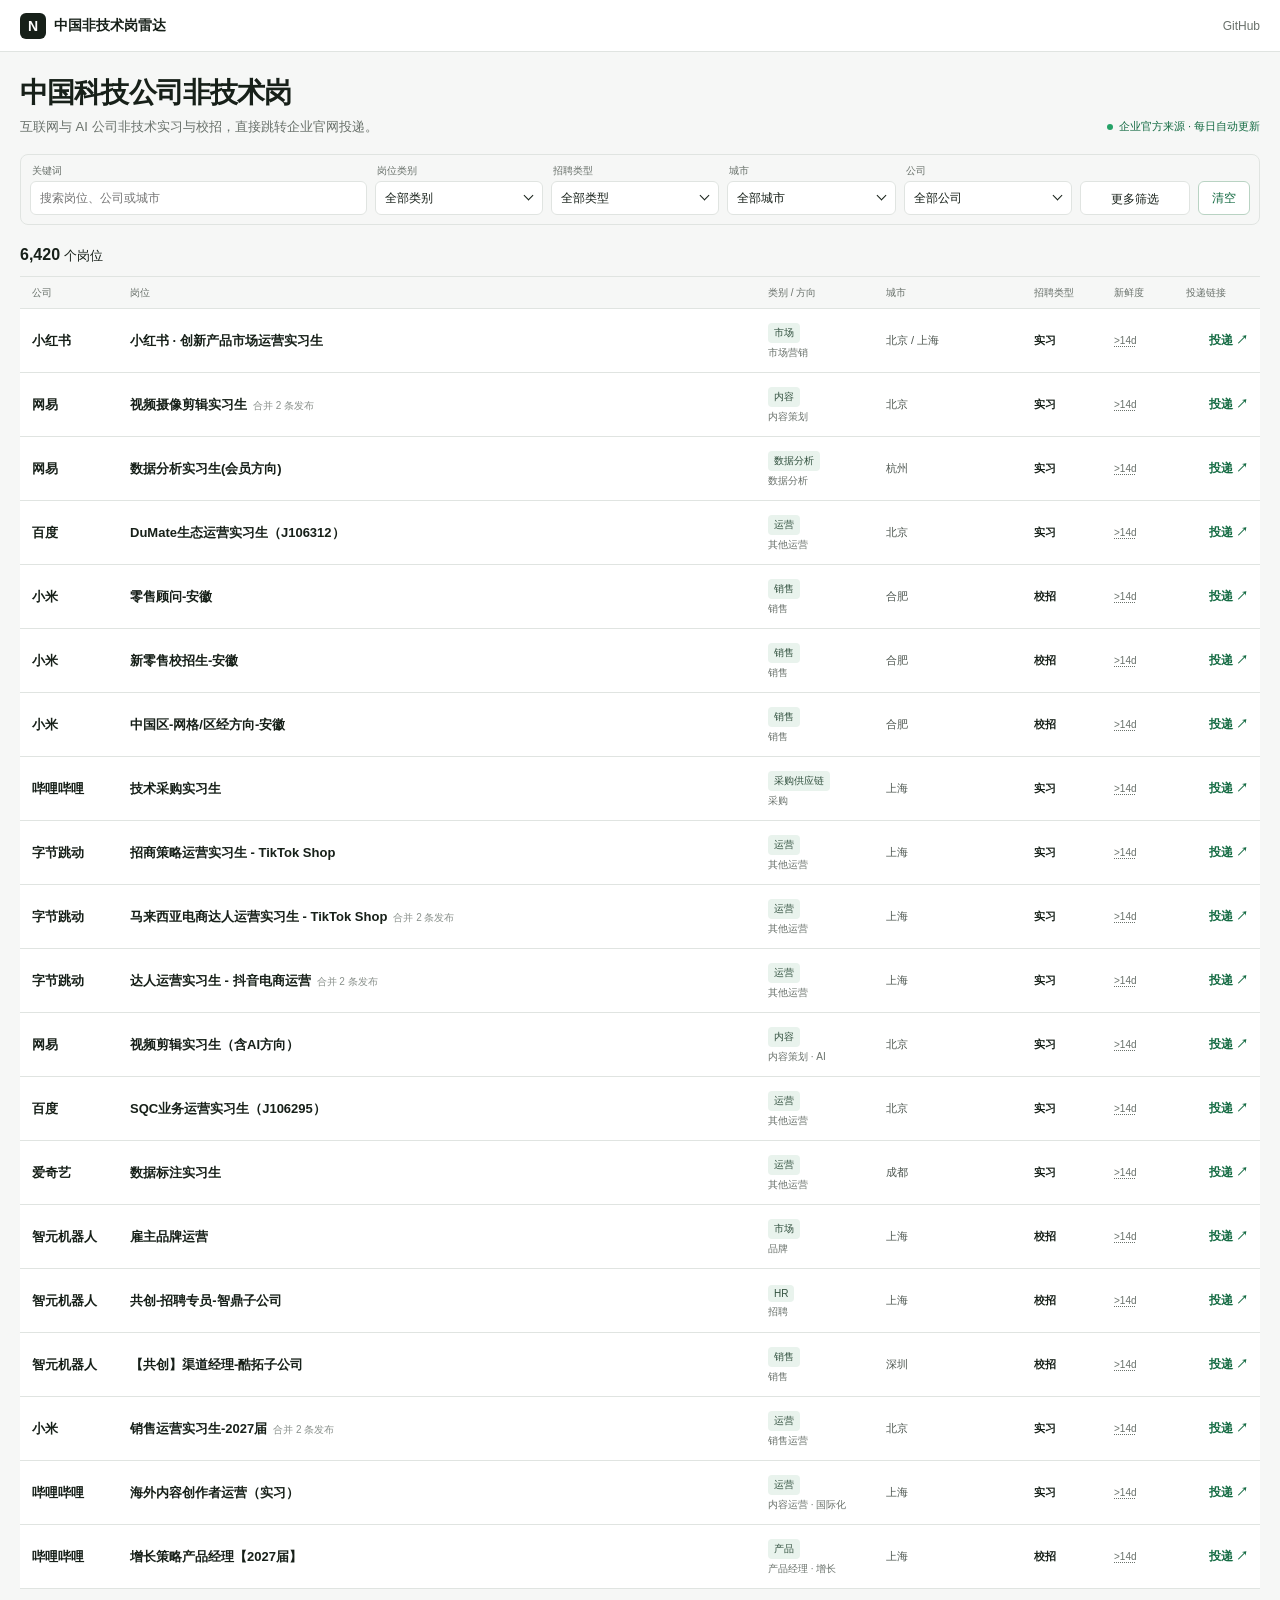
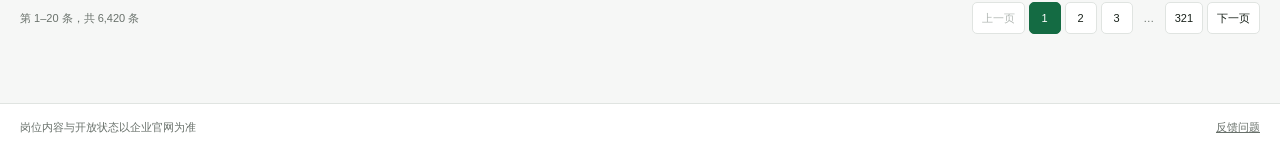
<file: docs/index.html>
<!doctype html>
<html lang="zh-CN">
  <head>
    <meta charset="utf-8" />
    <meta name="viewport" content="width=device-width, initial-scale=1" />
    <meta name="description" content="中国科技公司非技术实习与校招岗位，每日从企业官方招聘网站更新。" />
    <link rel="icon" href="data:image/svg+xml,%3Csvg xmlns='http://www.w3.org/2000/svg' viewBox='0 0 64 64'%3E%3Crect width='64' height='64' rx='14' fill='%23182720'/%3E%3Cpath d='M17 19h30v7H17zm0 12h22v7H17zm0 12h15v7H17z' fill='%23fff'/%3E%3C/svg%3E" />
    <title>中国非技术岗雷达</title>
    <link rel="stylesheet" href="styles.css?v=20260901-1" />
  </head>
  <body>
    <header class="topbar">
      <a class="brand" href="./" aria-label="中国非技术岗雷达首页">
        <span class="brand-mark" aria-hidden="true">N</span>
        <span>中国非技术岗雷达</span>
      </a>
      <nav aria-label="项目链接">
        <a href="https://github.com/Difficult-Burger/Simplify-Internships-Nontech-China">GitHub</a>
      </nav>
    </header>

    <main class="shell">
      <section class="page-head" aria-labelledby="page-title">
        <div>
          <h1 id="page-title">中国科技公司非技术岗</h1>
          <p>互联网与 AI 公司非技术实习与校招，直接跳转企业官网投递。</p>
        </div>
        <div class="page-status"><span><i></i>企业官方来源 · 每日自动更新</span></div>
      </section>

      <section id="filter-panel" class="filter-panel" aria-label="岗位筛选">
        <label class="search-field">
          <span>关键词</span>
          <input id="search" type="search" placeholder="搜索岗位、公司或城市" autocomplete="off" />
        </label>
        <div class="filter-field"><span>岗位类别</span><details id="category-filter" class="multi-filter"><summary id="category-summary">全部类别</summary><div id="category-options" class="option-panel"></div></details></div>
        <div class="filter-field"><span>招聘类型</span><details id="stage-filter" class="multi-filter"><summary id="stage-summary">全部类型</summary><div id="stage-options" class="option-panel"></div></details></div>
        <div class="filter-field"><span>城市</span><details id="city-filter" class="multi-filter"><summary id="city-summary">全部城市</summary><div id="city-options" class="option-panel option-panel-wide"></div></details></div>
        <div class="filter-field"><span>公司</span><details id="company-filter" class="multi-filter"><summary id="company-summary">全部公司</summary><div id="company-options" class="option-panel option-panel-wide"></div></details></div>
        <div class="filter-actions">
          <details id="advanced-filters" class="advanced-filters">
            <summary id="advanced-summary">更多筛选</summary>
            <div class="advanced-panel">
              <div class="filter-field"><span>细分方向</span><details id="subcategory-filter" class="multi-filter is-disabled"><summary id="subcategory-summary">先选岗位类别</summary><div id="subcategory-options" class="option-panel"></div></details></div>
              <div class="filter-field"><span>招聘项目</span><details id="program-filter" class="multi-filter"><summary id="program-summary">全部项目</summary><div id="program-options" class="option-panel"></div></details></div>
              <div class="filter-field"><span>岗位标签</span><details id="tag-filter" class="multi-filter"><summary id="tag-summary">全部标签</summary><div id="tag-options" class="option-panel"></div></details></div>
              <div class="filter-field"><span>新鲜度</span><details id="freshness-filter" class="multi-filter"><summary id="freshness-summary">全部时间</summary><div id="freshness-options" class="option-panel"></div></details></div>
            </div>
          </details>
          <button id="reset" type="button">清空</button>
        </div>
      </section>
      <p id="source-status" class="source-status" hidden></p>

      <section class="results-head">
        <p><strong id="result-count">0</strong> 个岗位</p>
      </section>

      <div class="job-columns" aria-hidden="true">
        <span>公司</span><span>岗位</span><span>类别 / 方向</span><span>城市</span><span>招聘类型</span><span>新鲜度</span><span>投递链接</span>
      </div>
      <section id="job-list" class="job-list" aria-live="polite"></section>
      <nav id="pagination" class="pagination" aria-label="岗位结果分页" hidden>
        <span id="page-summary" class="page-summary"></span>
        <div id="page-controls" class="page-controls"></div>
      </nav>
    </main>

    <footer>
      <span>岗位内容与开放状态以企业官网为准</span>
      <a href="https://github.com/Difficult-Burger/Simplify-Internships-Nontech-China/issues">反馈问题</a>
    </footer>
    <script src="app.js?v=20260901-1" defer></script>
  </body>
</html>
</file>
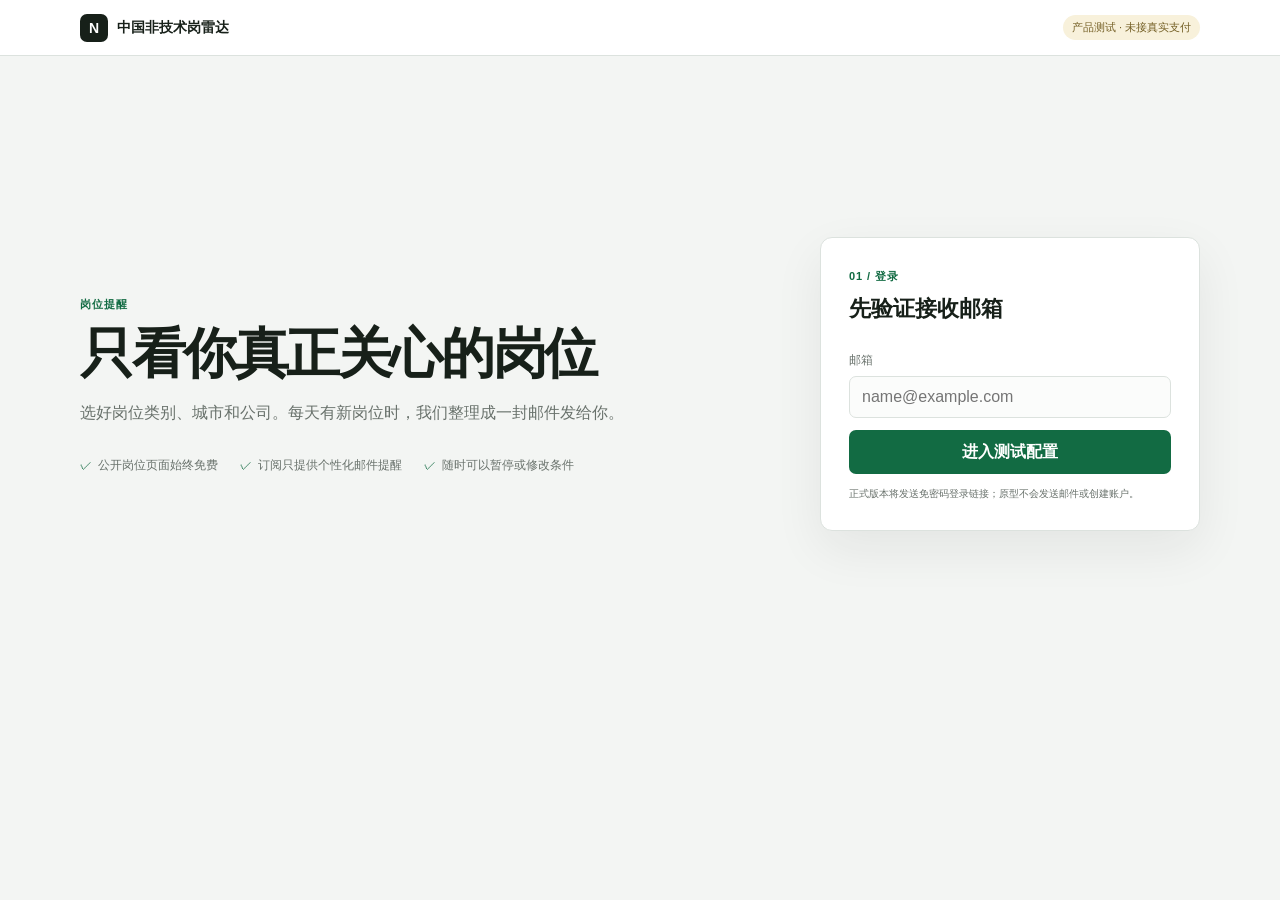
<file: prototype/subscription/index.html>
<!doctype html>
<html lang="zh-CN">
  <head>
    <meta charset="utf-8" />
    <meta name="viewport" content="width=device-width, initial-scale=1" />
    <meta name="robots" content="noindex,nofollow" />
    <link rel="icon" href="data:image/svg+xml,%3Csvg xmlns='http://www.w3.org/2000/svg' viewBox='0 0 64 64'%3E%3Crect width='64' height='64' rx='14' fill='%23172019'/%3E%3Cpath d='M17 19h30v7H17zm0 12h22v7H17zm0 12h15v7H17z' fill='%23fff'/%3E%3C/svg%3E" />
    <title>岗位订阅 · 产品原型</title>
    <link rel="stylesheet" href="styles.css" />
  </head>
  <body>
    <header class="prototype-header">
      <a class="brand" href="../../docs/"><span class="brand-mark">N</span><span>中国非技术岗雷达</span></a>
      <span class="prototype-badge">产品测试 · 未接真实支付</span>
    </header>

    <main>
      <p id="prototype-error" class="error" hidden></p>

      <section id="login-view" class="auth-layout">
        <div class="intro-copy">
          <span class="eyebrow">岗位提醒</span>
          <h1>只看你真正关心的岗位</h1>
          <p>选好岗位类别、城市和公司。每天有新岗位时，我们整理成一封邮件发给你。</p>
          <ul><li>公开岗位页面始终免费</li><li>订阅只提供个性化邮件提醒</li><li>随时可以暂停或修改条件</li></ul>
        </div>
        <form id="login-form" class="login-card">
          <span class="step">01 / 登录</span>
          <h2>先验证接收邮箱</h2>
          <label for="email">邮箱</label>
          <input id="email" type="email" placeholder="name@example.com" required autocomplete="email" />
          <button type="submit">进入测试配置</button>
          <small>正式版本将发送免密码登录链接；原型不会发送邮件或创建账户。</small>
        </form>
      </section>

      <section id="builder-view" class="builder" hidden>
        <div class="builder-head">
          <div><span class="step">02 / 订阅条件</span><h1>你想监控哪些岗位？</h1><p>先选岗位类别，再按需要限定招聘类型、城市或公司。</p></div>
          <div class="account"><span>测试账户</span><strong id="account-email"></strong></div>
        </div>

        <div class="builder-grid">
          <div class="preference-card">
            <fieldset>
              <legend>岗位类别 <em>至少选择一项</em></legend>
              <div id="category-options" class="choice-grid"></div>
            </fieldset>

            <fieldset>
              <legend>招聘类型</legend>
              <div class="choice-row">
                <button type="button" class="choice-chip" data-filter="stages" data-value="实习"><span>实习</span></button>
                <button type="button" class="choice-chip" data-filter="stages" data-value="校招"><span>校招</span></button>
              </div>
            </fieldset>

            <div class="picker-grid">
              <details class="picker">
                <summary id="cities-summary">不限城市</summary>
                <div class="picker-panel"><input type="search" data-search="cities" placeholder="搜索城市" /><div id="cities-options" class="picker-options"></div></div>
              </details>
              <details class="picker">
                <summary id="companies-summary">不限公司</summary>
                <div class="picker-panel"><input type="search" data-search="companies" placeholder="搜索公司" /><div id="companies-options" class="picker-options"></div></div>
              </details>
            </div>

            <div class="delivery-row"><div><strong>每日邮件汇总</strong><span>每天更新完成后，只在出现匹配岗位时发送</span></div><span class="selected-plan">已选择</span></div>
          </div>

          <aside class="summary-card">
            <span class="step">03 / 确认</span>
            <div class="match-number"><strong id="match-count">0</strong><span>个当前岗位符合条件</span></div>
            <ul id="preview-list" class="preview-list"></ul>
            <div class="price-row"><span>测试价格</span><strong>待定</strong></div>
            <button id="activate" type="button" disabled>模拟购买并开启提醒</button>
            <small>不会扣款。真实价格和支付方式将在成本与支付主体确认后决定。</small>
          </aside>
        </div>
      </section>

      <section id="success-view" class="success-card" hidden>
        <span class="success-mark">✓</span>
        <span class="step">测试流程完成</span>
        <h1>岗位提醒已模拟开启</h1>
        <p>正式版本会把 <strong id="success-categories"></strong> 的新增岗位发送到 <strong id="success-email"></strong>。</p>
        <button id="restart" type="button">重新测试</button>
      </section>
    </main>

    <script type="module" src="app.mjs"></script>
  </body>
</html>
</file>
<file: docs/styles.css>
:root {
  --bg: #f6f7f6;
  --surface: #fff;
  --ink: #172019;
  --muted: #69716b;
  --line: #e0e4e1;
  --accent: #146b43;
  --accent-soft: #e9f3ed;
}

* { box-sizing: border-box; }
html { color: var(--ink); background: var(--bg); font-family: "Noto Sans SC", "Source Han Sans SC", "PingFang SC", sans-serif; }
body { margin: 0; }
a { color: inherit; }
button, input, select { font: inherit; }

.topbar { height: 52px; display: flex; align-items: center; justify-content: space-between; padding: 0 max(20px, calc((100vw - 1240px) / 2)); background: var(--surface); border-bottom: 1px solid var(--line); }
.brand { display: inline-flex; align-items: center; gap: 8px; text-decoration: none; font-size: 14px; font-weight: 700; }
.brand-mark { width: 26px; height: 26px; display: grid; place-items: center; color: #fff; background: var(--ink); border-radius: 6px; font-weight: 800; }
.topbar nav { display: flex; gap: 20px; color: var(--muted); font-size: 12px; }
.topbar nav a { text-decoration: none; }
.topbar nav a:hover { color: var(--accent); }

.shell { width: min(1240px, calc(100vw - 32px)); min-height: calc(100vh - 100px); margin: 0 auto; padding: 22px 0 56px; }
.page-head { display: flex; align-items: end; justify-content: space-between; gap: 24px; }
h1 { margin: 0; font-family: "Noto Serif SC", "Source Han Serif SC", "Songti SC", serif; font-size: 28px; letter-spacing: -.03em; }
.page-head p { margin: 6px 0 0; color: var(--muted); font-size: 13px; }
.page-status { padding-bottom: 2px; color: var(--accent); font-size: 11px; white-space: nowrap; }
.page-status i { display: inline-block; width: 6px; height: 6px; margin-right: 6px; background: #25a267; border-radius: 50%; }

.filter-panel { position: sticky; top: 0; z-index: 5; display: grid; grid-template-columns: minmax(220px, 2fr) repeat(4, minmax(105px, 1fr)) minmax(170px, auto); gap: 8px; margin-top: 18px; padding: 9px; background: rgba(246, 247, 246, .96); border: 1px solid var(--line); border-radius: 8px; backdrop-filter: blur(10px); }
.filter-panel label, .filter-field { min-width: 0; }
.filter-panel label > span, .filter-field > span { display: block; margin: 0 0 3px 2px; color: var(--muted); font-size: 10px; }
.filter-panel input { width: 100%; height: 34px; padding: 0 9px; color: var(--ink); background: var(--surface); border: 1px solid var(--line); border-radius: 6px; outline: none; font-size: 12px; }
.filter-panel input:focus { border-color: var(--accent); box-shadow: 0 0 0 2px var(--accent-soft); }
.multi-filter { position: relative; }
.multi-filter summary { position: relative; height: 34px; padding: 8px 26px 0 9px; overflow: hidden; color: var(--ink); background: var(--surface); border: 1px solid var(--line); border-radius: 6px; cursor: pointer; font-size: 12px; text-overflow: ellipsis; white-space: nowrap; list-style: none; }
.multi-filter summary::-webkit-details-marker { display: none; }
.multi-filter summary::after { position: absolute; top: 10px; right: 10px; width: 6px; height: 6px; border-right: 1.5px solid currentColor; border-bottom: 1.5px solid currentColor; content: ""; transform: rotate(45deg); }
.multi-filter[open] summary { border-color: var(--accent); box-shadow: 0 0 0 2px var(--accent-soft); }
.multi-filter[open] summary::after { top: 13px; transform: rotate(225deg); }
.multi-filter.is-disabled summary { color: #969d98; background: #f1f3f1; cursor: not-allowed; }
.option-panel { position: absolute; top: 39px; left: 0; z-index: 20; width: min(250px, calc(100vw - 40px)); max-height: 320px; padding: 6px; overflow-y: auto; background: var(--surface); border: 1px solid var(--line); border-radius: 7px; box-shadow: 0 12px 30px rgba(23, 32, 25, .14); }
.option-panel-wide { width: min(320px, calc(100vw - 40px)); }
.filter-panel .option-search { position: sticky; top: 0; z-index: 2; height: 30px; margin-bottom: 5px; background: #fbfcfb; font-size: 11px; }
.option-group + .option-group { margin-top: 7px; padding-top: 6px; border-top: 1px solid var(--line); }
.option-group h4 { margin: 1px 8px 4px; color: var(--muted); font-size: 10px; font-weight: 650; }
.option-grid { display: grid; grid-template-columns: 1fr 1fr; gap: 2px; }
.option-choice { display: flex; align-items: center; gap: 7px; min-width: 0; padding: 7px 8px; border-radius: 5px; cursor: pointer; font-size: 11px; }
.option-choice[hidden], .option-group[hidden] { display: none; }
.option-choice:hover { background: var(--accent-soft); }
.option-choice input { width: 14px; height: 14px; flex: 0 0 auto; margin: 0; accent-color: var(--accent); }
.option-choice span { overflow: hidden; text-overflow: ellipsis; white-space: nowrap; }
#subcategory-filter .option-panel, #tag-filter .option-panel, #freshness-filter .option-panel, #city-filter .option-panel, #company-filter .option-panel { right: 0; left: auto; }
.filter-actions { position: relative; display: grid; grid-template-columns: minmax(100px, 1fr) auto; gap: 8px; align-self: end; min-width: 0; }
.advanced-filters { position: static; min-width: 0; }
.advanced-filters > summary { height: 34px; padding: 9px 12px 0; color: var(--ink); background: var(--surface); border: 1px solid var(--line); border-radius: 6px; cursor: pointer; font-size: 12px; text-align: center; white-space: nowrap; list-style: none; }
.advanced-filters > summary::-webkit-details-marker { display: none; }
.advanced-filters[open] > summary { border-color: var(--accent); box-shadow: 0 0 0 2px var(--accent-soft); }
.advanced-panel { position: absolute; top: 40px; right: 0; z-index: 15; display: grid; grid-template-columns: 1fr 1fr; gap: 9px; width: min(460px, calc(100vw - 40px)); padding: 10px; background: var(--surface); border: 1px solid var(--line); border-radius: 8px; box-shadow: 0 14px 34px rgba(23, 32, 25, .16); }
.filter-panel button { align-self: end; height: 34px; padding: 0 13px; color: var(--accent); background: var(--surface); border: 1px solid #b9d3c3; border-radius: 6px; cursor: pointer; font-size: 12px; }
.filter-panel button:hover { background: var(--accent-soft); }
.source-status { margin: 7px 2px -3px; color: #7a5d20; font-size: 11px; }

.results-head { display: flex; align-items: center; height: 42px; margin-top: 10px; border-bottom: 1px solid var(--line); }
.results-head p { margin: 0; font-size: 13px; }
.results-head strong { font-size: 16px; }
.results-head span { color: var(--muted); font-size: 11px; }
.job-columns, .job { display: grid; grid-template-columns: 88px minmax(260px, 2.5fr) 108px 138px 70px 62px 62px; gap: 10px; align-items: center; }
.job-columns { height: 32px; padding: 0 12px; color: var(--muted); font-size: 10px; border-bottom: 1px solid var(--line); }
.job { min-height: 64px; padding: 8px 12px; background: var(--surface); border-bottom: 1px solid var(--line); }
.job:hover { background: #fafcfb; }
.company { font-size: 13px; font-weight: 700; }
.title { display: inline; margin: 0; font-size: 13px; line-height: 1.35; }
.duplicate-note { margin-left: 6px; color: #8a918c; font-size: 10px; }
.tag { display: inline-block; padding: 3px 6px; color: #31503e; background: var(--accent-soft); border-radius: 4px; font-size: 10px; }
.direction { display: block; margin-top: 3px; color: var(--muted); font-size: 10px; }
.location, .stage-cell, .freshness-cell, .compact-meta { color: #4d5650; font-size: 11px; line-height: 1.4; }
.stage { color: var(--ink); font-weight: 650; }
.time-label { color: var(--muted); font-size: 10px; white-space: nowrap; }
.time-label[title] { cursor: help; text-decoration: underline dotted; text-underline-offset: 2px; }
.compact-meta { display: none; margin-top: 5px; color: var(--muted); }
.compact-labels { display: none; align-items: center; gap: 8px; margin-top: 5px; }
.apply { justify-self: end; color: var(--accent); text-decoration: none; font-size: 12px; font-weight: 700; white-space: nowrap; }
.apply:hover { text-decoration: underline; }
.empty { padding: 48px 12px; color: var(--muted); text-align: center; background: var(--surface); font-size: 13px; }
.pagination { min-height: 58px; display: flex; align-items: center; justify-content: space-between; gap: 16px; padding: 12px 0; }
.page-summary { color: var(--muted); font-size: 11px; }
.page-controls { display: flex; align-items: center; gap: 4px; }
.page-controls button { min-width: 32px; height: 32px; padding: 0 9px; color: var(--ink); background: var(--surface); border: 1px solid var(--line); border-radius: 5px; cursor: pointer; font-size: 11px; }
.page-controls button:hover:not(:disabled) { color: var(--accent); border-color: #a9c7b5; }
.page-controls button[aria-current="page"] { color: #fff; background: var(--accent); border-color: var(--accent); }
.page-controls button:disabled { color: #b1b7b3; cursor: not-allowed; }
.page-ellipsis { width: 24px; color: var(--muted); text-align: center; font-size: 11px; }
.pagination-status { display: none; color: var(--muted); font-size: 11px; white-space: nowrap; }

footer { display: flex; justify-content: space-between; padding: 16px max(20px, calc((100vw - 1240px) / 2)); color: var(--muted); background: var(--surface); border-top: 1px solid var(--line); font-size: 11px; }

@media (max-width: 900px) {
  .filter-panel { position: static; grid-template-columns: repeat(4, 1fr); }
  .filter-panel .search-field { grid-column: 1 / 3; }
  .filter-actions { grid-column: 3 / 5; }
  .job-columns { display: none; }
  .job { grid-template-columns: 76px minmax(0, 1fr) 58px; gap: 10px; min-height: 70px; }
  .job .category-cell, .job .location, .job .stage-cell, .job .freshness-cell { display: none; }
  .compact-meta { display: block; }
  .compact-labels { display: flex; }
  .apply { grid-column: 3; grid-row: 1; }
  .page-number, .page-ellipsis { display: none; }
  .pagination-status { display: inline; }
}

@media (max-width: 560px) {
  .topbar { padding: 0 14px; }
  .shell { width: calc(100vw - 20px); padding-top: 16px; }
  .page-head { display: block; }
  h1 { font-size: 23px; }
  .page-head p { line-height: 1.55; }
  .page-status { margin-top: 8px; }
  .filter-panel { grid-template-columns: 1fr 1fr; margin-top: 12px; }
  .filter-panel .search-field { grid-column: 1 / -1; }
  .filter-actions { grid-column: 1 / -1; }
  .advanced-panel { right: 0; grid-template-columns: 1fr 1fr; width: calc(100vw - 40px); }
  .results-head { margin-top: 8px; }
  .job { grid-template-columns: 54px minmax(0, 1fr) 48px; gap: 8px; padding: 8px; }
  .company { font-size: 12px; }
  .title { font-size: 12px; }
  .duplicate-note { display: block; margin: 3px 0 0; }
  .apply { font-size: 11px; }
  .pagination { align-items: stretch; flex-direction: column; gap: 8px; }
  .page-summary { text-align: center; }
  .page-controls { justify-content: space-between; }
  .page-controls button { height: 36px; }
  footer { gap: 10px; padding: 14px; }
}
</file>
<file: prototype/subscription/styles.css>
:root { --bg: #f3f5f3; --surface: #fff; --ink: #172019; --muted: #68716b; --line: #dce2de; --accent: #126b43; --soft: #e8f3ec; }
* { box-sizing: border-box; }
html { color: var(--ink); background: var(--bg); font-family: "Noto Sans SC", "Source Han Sans SC", "PingFang SC", sans-serif; }
body { min-height: 100vh; margin: 0; }
button, input { font: inherit; }
button { cursor: pointer; }
.prototype-header { height: 56px; display: flex; align-items: center; justify-content: space-between; padding: 0 max(20px, calc((100vw - 1120px) / 2)); background: var(--surface); border-bottom: 1px solid var(--line); }
.brand { display: inline-flex; align-items: center; gap: 9px; color: inherit; font-size: 14px; font-weight: 750; text-decoration: none; }
.brand-mark { width: 28px; height: 28px; display: grid; place-items: center; color: #fff; background: var(--ink); border-radius: 7px; }
.prototype-badge { padding: 5px 9px; color: #756026; background: #f8f1db; border-radius: 999px; font-size: 11px; }
main { width: min(1120px, calc(100vw - 32px)); margin: 0 auto; padding: 48px 0 80px; }
.auth-layout { min-height: 560px; display: grid; grid-template-columns: minmax(0, 1.25fr) 380px; gap: 80px; align-items: center; }
.eyebrow, .step { color: var(--accent); font-size: 11px; font-weight: 750; letter-spacing: .08em; text-transform: uppercase; }
h1 { margin: 12px 0 14px; font-family: "Noto Serif SC", "Source Han Serif SC", "Songti SC", serif; font-size: clamp(32px, 5vw, 54px); line-height: 1.12; letter-spacing: -.045em; }
.intro-copy > p { max-width: 590px; margin: 0; color: var(--muted); font-size: 16px; line-height: 1.75; }
.intro-copy ul { display: flex; gap: 22px; margin: 30px 0 0; padding: 0; color: var(--muted); font-size: 12px; list-style: none; }
.intro-copy li::before { margin-right: 6px; color: var(--accent); content: "✓"; }
.login-card, .preference-card, .summary-card, .success-card { background: var(--surface); border: 1px solid var(--line); border-radius: 12px; box-shadow: 0 18px 50px rgba(23, 32, 25, .07); }
.login-card { padding: 28px; }
.login-card h2 { margin: 10px 0 28px; font-size: 22px; }
.login-card label { display: block; margin: 0 0 7px; color: var(--muted); font-size: 12px; }
.login-card input, .picker input { width: 100%; height: 42px; padding: 0 12px; color: var(--ink); background: #fbfcfb; border: 1px solid var(--line); border-radius: 7px; outline: none; }
.login-card input:focus, .picker input:focus { border-color: var(--accent); box-shadow: 0 0 0 3px var(--soft); }
.login-card button, .summary-card button, .success-card button { width: 100%; height: 44px; margin-top: 12px; color: #fff; background: var(--accent); border: 0; border-radius: 7px; font-weight: 750; }
.login-card small, .summary-card small { display: block; margin-top: 12px; color: var(--muted); font-size: 10px; line-height: 1.55; }
.error { padding: 12px; color: #8a2d2d; background: #fbeaea; border-radius: 8px; }
.builder-head { display: flex; align-items: end; justify-content: space-between; gap: 30px; margin-bottom: 24px; }
.builder-head h1 { margin: 8px 0 7px; font-size: 34px; }
.builder-head p { margin: 0; color: var(--muted); font-size: 13px; }
.account { display: grid; gap: 3px; justify-items: end; color: var(--muted); font-size: 10px; }
.account strong { color: var(--ink); font-size: 12px; }
.builder-grid { display: grid; grid-template-columns: minmax(0, 1fr) 310px; gap: 18px; align-items: start; }
.preference-card { padding: 24px; }
fieldset { margin: 0; padding: 0 0 24px; border: 0; }
fieldset + fieldset { padding-top: 22px; border-top: 1px solid var(--line); }
legend { width: 100%; margin-bottom: 13px; font-size: 13px; font-weight: 750; }
legend em { margin-left: 6px; color: var(--muted); font-size: 10px; font-style: normal; font-weight: 400; }
.choice-grid { display: grid; grid-template-columns: repeat(4, minmax(0, 1fr)); gap: 7px; }
.choice-row { display: flex; gap: 7px; }
.choice-chip { min-width: 0; min-height: 38px; display: flex; align-items: center; justify-content: space-between; gap: 5px; padding: 0 10px; color: var(--ink); background: #fafbfa; border: 1px solid var(--line); border-radius: 7px; font-size: 11px; }
.choice-chip small { color: var(--muted); font-size: 9px; }
.choice-chip:hover, .choice-chip.is-selected { color: var(--accent); background: var(--soft); border-color: #a9cbb7; }
.choice-chip.is-selected::before { content: "✓"; }
.picker-grid { display: grid; grid-template-columns: 1fr 1fr; gap: 8px; padding-top: 22px; border-top: 1px solid var(--line); }
.picker { position: relative; }
.picker summary { height: 42px; padding: 12px; background: #fafbfa; border: 1px solid var(--line); border-radius: 7px; cursor: pointer; font-size: 12px; list-style: none; }
.picker summary::-webkit-details-marker { display: none; }
.picker-panel { position: absolute; top: 48px; z-index: 5; width: 100%; padding: 8px; background: var(--surface); border: 1px solid var(--line); border-radius: 8px; box-shadow: 0 14px 34px rgba(23, 32, 25, .14); }
.picker input { height: 34px; font-size: 11px; }
.picker-options { max-height: 220px; margin-top: 6px; overflow-y: auto; }
.picker-option { display: flex; gap: 8px; align-items: center; padding: 8px; border-radius: 5px; font-size: 11px; }
.picker-option:hover { background: var(--soft); }
.picker-option[hidden] { display: none; }
.delivery-row { display: flex; align-items: center; justify-content: space-between; gap: 16px; margin-top: 22px; padding: 14px; background: #f5f8f6; border-radius: 8px; }
.delivery-row div { display: grid; gap: 4px; }
.delivery-row strong { font-size: 12px; }
.delivery-row span { color: var(--muted); font-size: 10px; }
.delivery-row .selected-plan { color: var(--accent); font-weight: 700; }
.summary-card { position: sticky; top: 18px; padding: 22px; }
.match-number { display: grid; gap: 2px; margin: 19px 0; }
.match-number strong { font-family: "Noto Serif SC", "Songti SC", serif; font-size: 40px; line-height: 1; }
.match-number span { color: var(--muted); font-size: 11px; }
.preview-list { display: grid; gap: 10px; min-height: 146px; margin: 0; padding: 14px 0; border-top: 1px solid var(--line); border-bottom: 1px solid var(--line); list-style: none; }
.preview-list li { display: grid; gap: 3px; }
.preview-list strong { overflow: hidden; font-size: 11px; text-overflow: ellipsis; white-space: nowrap; }
.preview-list span, .empty-preview { color: var(--muted); font-size: 9px; }
.price-row { display: flex; align-items: center; justify-content: space-between; margin-top: 16px; font-size: 11px; }
.price-row strong { font-size: 16px; }
.summary-card button:disabled { color: #98a09a; background: #e5e8e6; cursor: not-allowed; }
.success-card { width: min(560px, 100%); margin: 80px auto; padding: 42px; text-align: center; }
.success-mark { width: 44px; height: 44px; display: grid; place-items: center; margin: 0 auto 20px; color: #fff; background: var(--accent); border-radius: 50%; }
.success-card h1 { font-size: 32px; }
.success-card p { color: var(--muted); line-height: 1.7; }
.success-card button { width: auto; padding: 0 24px; }
@media (max-width: 820px) { .auth-layout, .builder-grid { grid-template-columns: 1fr; gap: 24px; } .auth-layout { padding-top: 20px; } .intro-copy ul { align-items: flex-start; flex-direction: column; gap: 8px; } .summary-card { position: static; } }
@media (max-width: 560px) { .prototype-header { padding: 0 12px; } .prototype-badge { max-width: 150px; overflow: hidden; text-overflow: ellipsis; white-space: nowrap; } main { width: calc(100vw - 20px); padding-top: 28px; } .auth-layout { min-height: auto; } h1 { font-size: 34px; } .login-card, .preference-card, .summary-card { padding: 18px; } .builder-head { align-items: start; flex-direction: column; } .account { justify-items: start; } .choice-grid { grid-template-columns: repeat(2, 1fr); } .picker-grid { grid-template-columns: 1fr; } }
</file>
